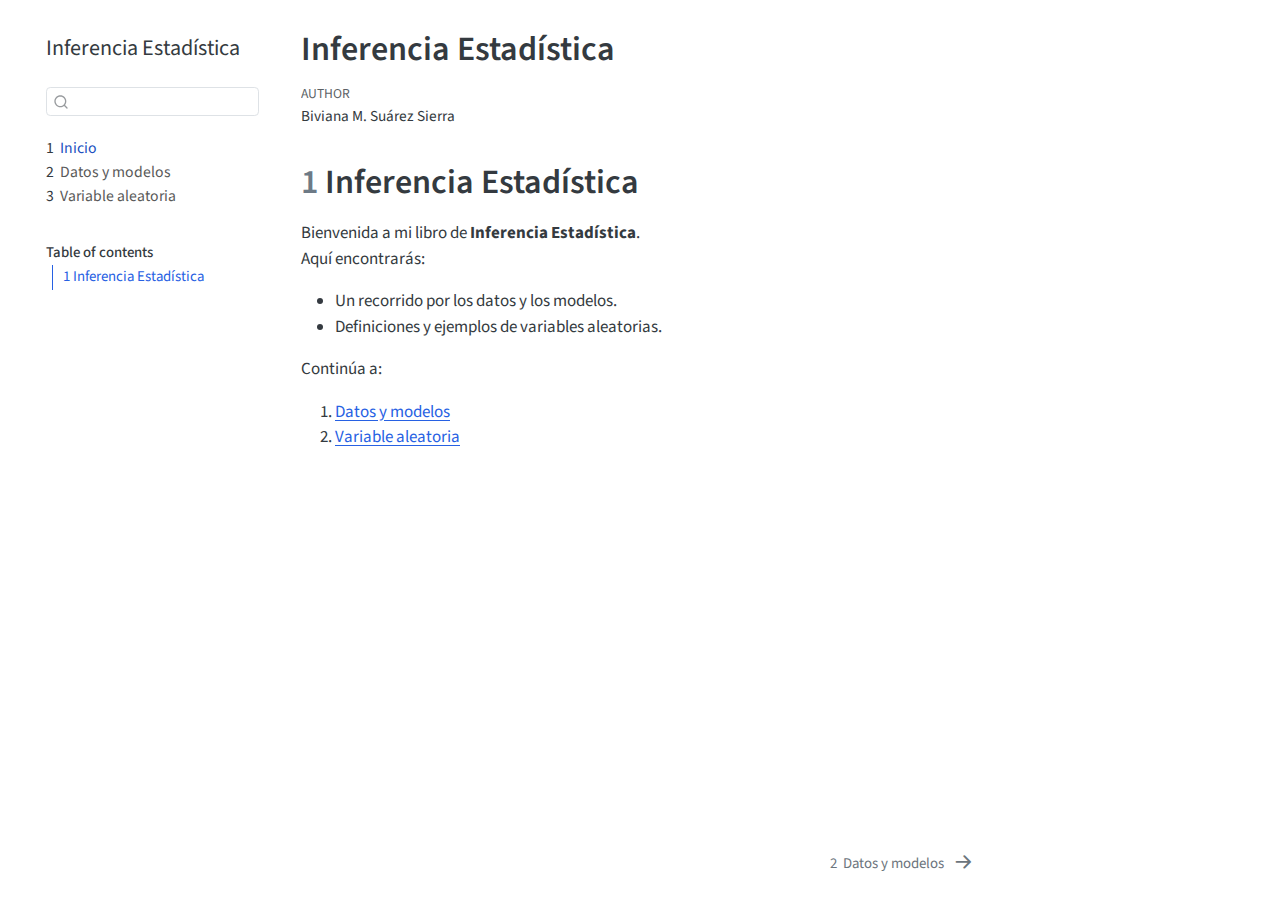
<file: _book/index.html>
<!DOCTYPE html>
<html xmlns="http://www.w3.org/1999/xhtml" lang="en" xml:lang="en"><head>

<meta charset="utf-8">
<meta name="generator" content="quarto-1.4.554">

<meta name="viewport" content="width=device-width, initial-scale=1.0, user-scalable=yes">

<meta name="author" content="Biviana M. Suárez Sierra">

<title>Inferencia Estadística</title>
<style>
code{white-space: pre-wrap;}
span.smallcaps{font-variant: small-caps;}
div.columns{display: flex; gap: min(4vw, 1.5em);}
div.column{flex: auto; overflow-x: auto;}
div.hanging-indent{margin-left: 1.5em; text-indent: -1.5em;}
ul.task-list{list-style: none;}
ul.task-list li input[type="checkbox"] {
  width: 0.8em;
  margin: 0 0.8em 0.2em -1em; /* quarto-specific, see https://github.com/quarto-dev/quarto-cli/issues/4556 */ 
  vertical-align: middle;
}
</style>


<script src="site_libs/quarto-nav/quarto-nav.js"></script>
<script src="site_libs/quarto-nav/headroom.min.js"></script>
<script src="site_libs/clipboard/clipboard.min.js"></script>
<script src="site_libs/quarto-search/autocomplete.umd.js"></script>
<script src="site_libs/quarto-search/fuse.min.js"></script>
<script src="site_libs/quarto-search/quarto-search.js"></script>
<meta name="quarto:offset" content="./">
<link href="./Datos y modelos.html" rel="next">
<script src="site_libs/quarto-html/quarto.js"></script>
<script src="site_libs/quarto-html/popper.min.js"></script>
<script src="site_libs/quarto-html/tippy.umd.min.js"></script>
<script src="site_libs/quarto-html/anchor.min.js"></script>
<link href="site_libs/quarto-html/tippy.css" rel="stylesheet">
<link href="site_libs/quarto-html/quarto-syntax-highlighting.css" rel="stylesheet" id="quarto-text-highlighting-styles">
<script src="site_libs/bootstrap/bootstrap.min.js"></script>
<link href="site_libs/bootstrap/bootstrap-icons.css" rel="stylesheet">
<link href="site_libs/bootstrap/bootstrap.min.css" rel="stylesheet" id="quarto-bootstrap" data-mode="light">
<script id="quarto-search-options" type="application/json">{
  "location": "sidebar",
  "copy-button": false,
  "collapse-after": 3,
  "panel-placement": "start",
  "type": "textbox",
  "limit": 50,
  "keyboard-shortcut": [
    "f",
    "/",
    "s"
  ],
  "show-item-context": false,
  "language": {
    "search-no-results-text": "No results",
    "search-matching-documents-text": "matching documents",
    "search-copy-link-title": "Copy link to search",
    "search-hide-matches-text": "Hide additional matches",
    "search-more-match-text": "more match in this document",
    "search-more-matches-text": "more matches in this document",
    "search-clear-button-title": "Clear",
    "search-text-placeholder": "",
    "search-detached-cancel-button-title": "Cancel",
    "search-submit-button-title": "Submit",
    "search-label": "Search"
  }
}</script>


</head>

<body class="nav-sidebar floating">

<div id="quarto-search-results"></div>
  <header id="quarto-header" class="headroom fixed-top">
  <nav class="quarto-secondary-nav">
    <div class="container-fluid d-flex">
      <button type="button" class="quarto-btn-toggle btn" data-bs-toggle="collapse" data-bs-target=".quarto-sidebar-collapse-item" aria-controls="quarto-sidebar" aria-expanded="false" aria-label="Toggle sidebar navigation" onclick="if (window.quartoToggleHeadroom) { window.quartoToggleHeadroom(); }">
        <i class="bi bi-layout-text-sidebar-reverse"></i>
      </button>
        <nav class="quarto-page-breadcrumbs" aria-label="breadcrumb"><ol class="breadcrumb"><li class="breadcrumb-item"><a href="./index.html"><span class="chapter-number">1</span>&nbsp; <span class="chapter-title">Inicio</span></a></li></ol></nav>
        <a class="flex-grow-1" role="button" data-bs-toggle="collapse" data-bs-target=".quarto-sidebar-collapse-item" aria-controls="quarto-sidebar" aria-expanded="false" aria-label="Toggle sidebar navigation" onclick="if (window.quartoToggleHeadroom) { window.quartoToggleHeadroom(); }">      
        </a>
      <button type="button" class="btn quarto-search-button" aria-label="" onclick="window.quartoOpenSearch();">
        <i class="bi bi-search"></i>
      </button>
    </div>
  </nav>
</header>
<!-- content -->
<div id="quarto-content" class="quarto-container page-columns page-rows-contents page-layout-article">
<!-- sidebar -->
  <nav id="quarto-sidebar" class="sidebar collapse collapse-horizontal quarto-sidebar-collapse-item sidebar-navigation floating overflow-auto">
    <div class="pt-lg-2 mt-2 text-left sidebar-header">
    <div class="sidebar-title mb-0 py-0">
      <a href="./">Inferencia Estadística</a> 
    </div>
      </div>
        <div class="mt-2 flex-shrink-0 align-items-center">
        <div class="sidebar-search">
        <div id="quarto-search" class="" title="Search"></div>
        </div>
        </div>
    <div class="sidebar-menu-container"> 
    <ul class="list-unstyled mt-1">
        <li class="sidebar-item">
  <div class="sidebar-item-container"> 
  <a href="./index.html" class="sidebar-item-text sidebar-link active">
 <span class="menu-text"><span class="chapter-number">1</span>&nbsp; <span class="chapter-title">Inicio</span></span></a>
  </div>
</li>
        <li class="sidebar-item">
  <div class="sidebar-item-container"> 
  <a href="./Datos y modelos.html" class="sidebar-item-text sidebar-link">
 <span class="menu-text"><span class="chapter-number">2</span>&nbsp; <span class="chapter-title">Datos y modelos</span></span></a>
  </div>
</li>
        <li class="sidebar-item">
  <div class="sidebar-item-container"> 
  <a href="./Variable aleatoria.html" class="sidebar-item-text sidebar-link">
 <span class="menu-text"><span class="chapter-number">3</span>&nbsp; <span class="chapter-title">Variable aleatoria</span></span></a>
  </div>
</li>
    </ul>
    </div>
    <nav id="TOC" role="doc-toc" class="toc-active">
    <h2 id="toc-title">Table of contents</h2>
   
  <ul>
  <li><a href="#inferencia-estadística" id="toc-inferencia-estadística" class="nav-link active" data-scroll-target="#inferencia-estadística"><span class="header-section-number">1</span> Inferencia Estadística</a></li>
  </ul>
</nav>
</nav>
<div id="quarto-sidebar-glass" class="quarto-sidebar-collapse-item" data-bs-toggle="collapse" data-bs-target=".quarto-sidebar-collapse-item"></div>
<!-- margin-sidebar -->
    <div id="quarto-margin-sidebar" class="sidebar margin-sidebar">
    </div>
<!-- main -->
<main class="content" id="quarto-document-content">

<header id="title-block-header" class="quarto-title-block default">
<div class="quarto-title">
<h1 class="title">Inferencia Estadística</h1>
</div>



<div class="quarto-title-meta">

    <div>
    <div class="quarto-title-meta-heading">Author</div>
    <div class="quarto-title-meta-contents">
             <p>Biviana M. Suárez Sierra </p>
          </div>
  </div>
    
  
    
  </div>
  


</header>


<section id="inferencia-estadística" class="level1" data-number="1">
<h1 data-number="1"><span class="header-section-number">1</span> Inferencia Estadística</h1>
<p>Bienvenida a mi libro de <strong>Inferencia Estadística</strong>.<br>
Aquí encontrarás:</p>
<ul>
<li>Un recorrido por los datos y los modelos.<br>
</li>
<li>Definiciones y ejemplos de variables aleatorias.</li>
</ul>
<p>Continúa a:</p>
<ol type="1">
<li><a href="./Datos y modelos.html">Datos y modelos</a><br>
</li>
<li><a href="./Variable aleatoria.html">Variable aleatoria</a></li>
</ol>


</section>

</main> <!-- /main -->
<script id="quarto-html-after-body" type="application/javascript">
window.document.addEventListener("DOMContentLoaded", function (event) {
  const toggleBodyColorMode = (bsSheetEl) => {
    const mode = bsSheetEl.getAttribute("data-mode");
    const bodyEl = window.document.querySelector("body");
    if (mode === "dark") {
      bodyEl.classList.add("quarto-dark");
      bodyEl.classList.remove("quarto-light");
    } else {
      bodyEl.classList.add("quarto-light");
      bodyEl.classList.remove("quarto-dark");
    }
  }
  const toggleBodyColorPrimary = () => {
    const bsSheetEl = window.document.querySelector("link#quarto-bootstrap");
    if (bsSheetEl) {
      toggleBodyColorMode(bsSheetEl);
    }
  }
  toggleBodyColorPrimary();  
  const icon = "";
  const anchorJS = new window.AnchorJS();
  anchorJS.options = {
    placement: 'right',
    icon: icon
  };
  anchorJS.add('.anchored');
  const isCodeAnnotation = (el) => {
    for (const clz of el.classList) {
      if (clz.startsWith('code-annotation-')) {                     
        return true;
      }
    }
    return false;
  }
  const clipboard = new window.ClipboardJS('.code-copy-button', {
    text: function(trigger) {
      const codeEl = trigger.previousElementSibling.cloneNode(true);
      for (const childEl of codeEl.children) {
        if (isCodeAnnotation(childEl)) {
          childEl.remove();
        }
      }
      return codeEl.innerText;
    }
  });
  clipboard.on('success', function(e) {
    // button target
    const button = e.trigger;
    // don't keep focus
    button.blur();
    // flash "checked"
    button.classList.add('code-copy-button-checked');
    var currentTitle = button.getAttribute("title");
    button.setAttribute("title", "Copied!");
    let tooltip;
    if (window.bootstrap) {
      button.setAttribute("data-bs-toggle", "tooltip");
      button.setAttribute("data-bs-placement", "left");
      button.setAttribute("data-bs-title", "Copied!");
      tooltip = new bootstrap.Tooltip(button, 
        { trigger: "manual", 
          customClass: "code-copy-button-tooltip",
          offset: [0, -8]});
      tooltip.show();    
    }
    setTimeout(function() {
      if (tooltip) {
        tooltip.hide();
        button.removeAttribute("data-bs-title");
        button.removeAttribute("data-bs-toggle");
        button.removeAttribute("data-bs-placement");
      }
      button.setAttribute("title", currentTitle);
      button.classList.remove('code-copy-button-checked');
    }, 1000);
    // clear code selection
    e.clearSelection();
  });
    var localhostRegex = new RegExp(/^(?:http|https):\/\/localhost\:?[0-9]*\//);
    var mailtoRegex = new RegExp(/^mailto:/);
      var filterRegex = new RegExp('/' + window.location.host + '/');
    var isInternal = (href) => {
        return filterRegex.test(href) || localhostRegex.test(href) || mailtoRegex.test(href);
    }
    // Inspect non-navigation links and adorn them if external
 	var links = window.document.querySelectorAll('a[href]:not(.nav-link):not(.navbar-brand):not(.toc-action):not(.sidebar-link):not(.sidebar-item-toggle):not(.pagination-link):not(.no-external):not([aria-hidden]):not(.dropdown-item):not(.quarto-navigation-tool)');
    for (var i=0; i<links.length; i++) {
      const link = links[i];
      if (!isInternal(link.href)) {
        // undo the damage that might have been done by quarto-nav.js in the case of
        // links that we want to consider external
        if (link.dataset.originalHref !== undefined) {
          link.href = link.dataset.originalHref;
        }
      }
    }
  function tippyHover(el, contentFn, onTriggerFn, onUntriggerFn) {
    const config = {
      allowHTML: true,
      maxWidth: 500,
      delay: 100,
      arrow: false,
      appendTo: function(el) {
          return el.parentElement;
      },
      interactive: true,
      interactiveBorder: 10,
      theme: 'quarto',
      placement: 'bottom-start',
    };
    if (contentFn) {
      config.content = contentFn;
    }
    if (onTriggerFn) {
      config.onTrigger = onTriggerFn;
    }
    if (onUntriggerFn) {
      config.onUntrigger = onUntriggerFn;
    }
    window.tippy(el, config); 
  }
  const noterefs = window.document.querySelectorAll('a[role="doc-noteref"]');
  for (var i=0; i<noterefs.length; i++) {
    const ref = noterefs[i];
    tippyHover(ref, function() {
      // use id or data attribute instead here
      let href = ref.getAttribute('data-footnote-href') || ref.getAttribute('href');
      try { href = new URL(href).hash; } catch {}
      const id = href.replace(/^#\/?/, "");
      const note = window.document.getElementById(id);
      if (note) {
        return note.innerHTML;
      } else {
        return "";
      }
    });
  }
  const xrefs = window.document.querySelectorAll('a.quarto-xref');
  const processXRef = (id, note) => {
    // Strip column container classes
    const stripColumnClz = (el) => {
      el.classList.remove("page-full", "page-columns");
      if (el.children) {
        for (const child of el.children) {
          stripColumnClz(child);
        }
      }
    }
    stripColumnClz(note)
    if (id === null || id.startsWith('sec-')) {
      // Special case sections, only their first couple elements
      const container = document.createElement("div");
      if (note.children && note.children.length > 2) {
        container.appendChild(note.children[0].cloneNode(true));
        for (let i = 1; i < note.children.length; i++) {
          const child = note.children[i];
          if (child.tagName === "P" && child.innerText === "") {
            continue;
          } else {
            container.appendChild(child.cloneNode(true));
            break;
          }
        }
        if (window.Quarto?.typesetMath) {
          window.Quarto.typesetMath(container);
        }
        return container.innerHTML
      } else {
        if (window.Quarto?.typesetMath) {
          window.Quarto.typesetMath(note);
        }
        return note.innerHTML;
      }
    } else {
      // Remove any anchor links if they are present
      const anchorLink = note.querySelector('a.anchorjs-link');
      if (anchorLink) {
        anchorLink.remove();
      }
      if (window.Quarto?.typesetMath) {
        window.Quarto.typesetMath(note);
      }
      // TODO in 1.5, we should make sure this works without a callout special case
      if (note.classList.contains("callout")) {
        return note.outerHTML;
      } else {
        return note.innerHTML;
      }
    }
  }
  for (var i=0; i<xrefs.length; i++) {
    const xref = xrefs[i];
    tippyHover(xref, undefined, function(instance) {
      instance.disable();
      let url = xref.getAttribute('href');
      let hash = undefined; 
      if (url.startsWith('#')) {
        hash = url;
      } else {
        try { hash = new URL(url).hash; } catch {}
      }
      if (hash) {
        const id = hash.replace(/^#\/?/, "");
        const note = window.document.getElementById(id);
        if (note !== null) {
          try {
            const html = processXRef(id, note.cloneNode(true));
            instance.setContent(html);
          } finally {
            instance.enable();
            instance.show();
          }
        } else {
          // See if we can fetch this
          fetch(url.split('#')[0])
          .then(res => res.text())
          .then(html => {
            const parser = new DOMParser();
            const htmlDoc = parser.parseFromString(html, "text/html");
            const note = htmlDoc.getElementById(id);
            if (note !== null) {
              const html = processXRef(id, note);
              instance.setContent(html);
            } 
          }).finally(() => {
            instance.enable();
            instance.show();
          });
        }
      } else {
        // See if we can fetch a full url (with no hash to target)
        // This is a special case and we should probably do some content thinning / targeting
        fetch(url)
        .then(res => res.text())
        .then(html => {
          const parser = new DOMParser();
          const htmlDoc = parser.parseFromString(html, "text/html");
          const note = htmlDoc.querySelector('main.content');
          if (note !== null) {
            // This should only happen for chapter cross references
            // (since there is no id in the URL)
            // remove the first header
            if (note.children.length > 0 && note.children[0].tagName === "HEADER") {
              note.children[0].remove();
            }
            const html = processXRef(null, note);
            instance.setContent(html);
          } 
        }).finally(() => {
          instance.enable();
          instance.show();
        });
      }
    }, function(instance) {
    });
  }
      let selectedAnnoteEl;
      const selectorForAnnotation = ( cell, annotation) => {
        let cellAttr = 'data-code-cell="' + cell + '"';
        let lineAttr = 'data-code-annotation="' +  annotation + '"';
        const selector = 'span[' + cellAttr + '][' + lineAttr + ']';
        return selector;
      }
      const selectCodeLines = (annoteEl) => {
        const doc = window.document;
        const targetCell = annoteEl.getAttribute("data-target-cell");
        const targetAnnotation = annoteEl.getAttribute("data-target-annotation");
        const annoteSpan = window.document.querySelector(selectorForAnnotation(targetCell, targetAnnotation));
        const lines = annoteSpan.getAttribute("data-code-lines").split(",");
        const lineIds = lines.map((line) => {
          return targetCell + "-" + line;
        })
        let top = null;
        let height = null;
        let parent = null;
        if (lineIds.length > 0) {
            //compute the position of the single el (top and bottom and make a div)
            const el = window.document.getElementById(lineIds[0]);
            top = el.offsetTop;
            height = el.offsetHeight;
            parent = el.parentElement.parentElement;
          if (lineIds.length > 1) {
            const lastEl = window.document.getElementById(lineIds[lineIds.length - 1]);
            const bottom = lastEl.offsetTop + lastEl.offsetHeight;
            height = bottom - top;
          }
          if (top !== null && height !== null && parent !== null) {
            // cook up a div (if necessary) and position it 
            let div = window.document.getElementById("code-annotation-line-highlight");
            if (div === null) {
              div = window.document.createElement("div");
              div.setAttribute("id", "code-annotation-line-highlight");
              div.style.position = 'absolute';
              parent.appendChild(div);
            }
            div.style.top = top - 2 + "px";
            div.style.height = height + 4 + "px";
            div.style.left = 0;
            let gutterDiv = window.document.getElementById("code-annotation-line-highlight-gutter");
            if (gutterDiv === null) {
              gutterDiv = window.document.createElement("div");
              gutterDiv.setAttribute("id", "code-annotation-line-highlight-gutter");
              gutterDiv.style.position = 'absolute';
              const codeCell = window.document.getElementById(targetCell);
              const gutter = codeCell.querySelector('.code-annotation-gutter');
              gutter.appendChild(gutterDiv);
            }
            gutterDiv.style.top = top - 2 + "px";
            gutterDiv.style.height = height + 4 + "px";
          }
          selectedAnnoteEl = annoteEl;
        }
      };
      const unselectCodeLines = () => {
        const elementsIds = ["code-annotation-line-highlight", "code-annotation-line-highlight-gutter"];
        elementsIds.forEach((elId) => {
          const div = window.document.getElementById(elId);
          if (div) {
            div.remove();
          }
        });
        selectedAnnoteEl = undefined;
      };
        // Handle positioning of the toggle
    window.addEventListener(
      "resize",
      throttle(() => {
        elRect = undefined;
        if (selectedAnnoteEl) {
          selectCodeLines(selectedAnnoteEl);
        }
      }, 10)
    );
    function throttle(fn, ms) {
    let throttle = false;
    let timer;
      return (...args) => {
        if(!throttle) { // first call gets through
            fn.apply(this, args);
            throttle = true;
        } else { // all the others get throttled
            if(timer) clearTimeout(timer); // cancel #2
            timer = setTimeout(() => {
              fn.apply(this, args);
              timer = throttle = false;
            }, ms);
        }
      };
    }
      // Attach click handler to the DT
      const annoteDls = window.document.querySelectorAll('dt[data-target-cell]');
      for (const annoteDlNode of annoteDls) {
        annoteDlNode.addEventListener('click', (event) => {
          const clickedEl = event.target;
          if (clickedEl !== selectedAnnoteEl) {
            unselectCodeLines();
            const activeEl = window.document.querySelector('dt[data-target-cell].code-annotation-active');
            if (activeEl) {
              activeEl.classList.remove('code-annotation-active');
            }
            selectCodeLines(clickedEl);
            clickedEl.classList.add('code-annotation-active');
          } else {
            // Unselect the line
            unselectCodeLines();
            clickedEl.classList.remove('code-annotation-active');
          }
        });
      }
  const findCites = (el) => {
    const parentEl = el.parentElement;
    if (parentEl) {
      const cites = parentEl.dataset.cites;
      if (cites) {
        return {
          el,
          cites: cites.split(' ')
        };
      } else {
        return findCites(el.parentElement)
      }
    } else {
      return undefined;
    }
  };
  var bibliorefs = window.document.querySelectorAll('a[role="doc-biblioref"]');
  for (var i=0; i<bibliorefs.length; i++) {
    const ref = bibliorefs[i];
    const citeInfo = findCites(ref);
    if (citeInfo) {
      tippyHover(citeInfo.el, function() {
        var popup = window.document.createElement('div');
        citeInfo.cites.forEach(function(cite) {
          var citeDiv = window.document.createElement('div');
          citeDiv.classList.add('hanging-indent');
          citeDiv.classList.add('csl-entry');
          var biblioDiv = window.document.getElementById('ref-' + cite);
          if (biblioDiv) {
            citeDiv.innerHTML = biblioDiv.innerHTML;
          }
          popup.appendChild(citeDiv);
        });
        return popup.innerHTML;
      });
    }
  }
});
</script>
<nav class="page-navigation">
  <div class="nav-page nav-page-previous">
  </div>
  <div class="nav-page nav-page-next">
      <a href="./Datos y modelos.html" class="pagination-link" aria-label="Datos y modelos">
        <span class="nav-page-text"><span class="chapter-number">2</span>&nbsp; <span class="chapter-title">Datos y modelos</span></span> <i class="bi bi-arrow-right-short"></i>
      </a>
  </div>
</nav>
</div> <!-- /content -->




</body></html>
</file>
<file: _book/site_libs/quarto-html/tippy.css>
.tippy-box[data-animation=fade][data-state=hidden]{opacity:0}[data-tippy-root]{max-width:calc(100vw - 10px)}.tippy-box{position:relative;background-color:#333;color:#fff;border-radius:4px;font-size:14px;line-height:1.4;white-space:normal;outline:0;transition-property:transform,visibility,opacity}.tippy-box[data-placement^=top]>.tippy-arrow{bottom:0}.tippy-box[data-placement^=top]>.tippy-arrow:before{bottom:-7px;left:0;border-width:8px 8px 0;border-top-color:initial;transform-origin:center top}.tippy-box[data-placement^=bottom]>.tippy-arrow{top:0}.tippy-box[data-placement^=bottom]>.tippy-arrow:before{top:-7px;left:0;border-width:0 8px 8px;border-bottom-color:initial;transform-origin:center bottom}.tippy-box[data-placement^=left]>.tippy-arrow{right:0}.tippy-box[data-placement^=left]>.tippy-arrow:before{border-width:8px 0 8px 8px;border-left-color:initial;right:-7px;transform-origin:center left}.tippy-box[data-placement^=right]>.tippy-arrow{left:0}.tippy-box[data-placement^=right]>.tippy-arrow:before{left:-7px;border-width:8px 8px 8px 0;border-right-color:initial;transform-origin:center right}.tippy-box[data-inertia][data-state=visible]{transition-timing-function:cubic-bezier(.54,1.5,.38,1.11)}.tippy-arrow{width:16px;height:16px;color:#333}.tippy-arrow:before{content:"";position:absolute;border-color:transparent;border-style:solid}.tippy-content{position:relative;padding:5px 9px;z-index:1}
</file>
<file: _book/site_libs/quarto-html/quarto-syntax-highlighting.css>
/* quarto syntax highlight colors */
:root {
  --quarto-hl-ot-color: #003B4F;
  --quarto-hl-at-color: #657422;
  --quarto-hl-ss-color: #20794D;
  --quarto-hl-an-color: #5E5E5E;
  --quarto-hl-fu-color: #4758AB;
  --quarto-hl-st-color: #20794D;
  --quarto-hl-cf-color: #003B4F;
  --quarto-hl-op-color: #5E5E5E;
  --quarto-hl-er-color: #AD0000;
  --quarto-hl-bn-color: #AD0000;
  --quarto-hl-al-color: #AD0000;
  --quarto-hl-va-color: #111111;
  --quarto-hl-bu-color: inherit;
  --quarto-hl-ex-color: inherit;
  --quarto-hl-pp-color: #AD0000;
  --quarto-hl-in-color: #5E5E5E;
  --quarto-hl-vs-color: #20794D;
  --quarto-hl-wa-color: #5E5E5E;
  --quarto-hl-do-color: #5E5E5E;
  --quarto-hl-im-color: #00769E;
  --quarto-hl-ch-color: #20794D;
  --quarto-hl-dt-color: #AD0000;
  --quarto-hl-fl-color: #AD0000;
  --quarto-hl-co-color: #5E5E5E;
  --quarto-hl-cv-color: #5E5E5E;
  --quarto-hl-cn-color: #8f5902;
  --quarto-hl-sc-color: #5E5E5E;
  --quarto-hl-dv-color: #AD0000;
  --quarto-hl-kw-color: #003B4F;
}

/* other quarto variables */
:root {
  --quarto-font-monospace: SFMono-Regular, Menlo, Monaco, Consolas, "Liberation Mono", "Courier New", monospace;
}

pre > code.sourceCode > span {
  color: #003B4F;
}

code span {
  color: #003B4F;
}

code.sourceCode > span {
  color: #003B4F;
}

div.sourceCode,
div.sourceCode pre.sourceCode {
  color: #003B4F;
}

code span.ot {
  color: #003B4F;
  font-style: inherit;
}

code span.at {
  color: #657422;
  font-style: inherit;
}

code span.ss {
  color: #20794D;
  font-style: inherit;
}

code span.an {
  color: #5E5E5E;
  font-style: inherit;
}

code span.fu {
  color: #4758AB;
  font-style: inherit;
}

code span.st {
  color: #20794D;
  font-style: inherit;
}

code span.cf {
  color: #003B4F;
  font-style: inherit;
}

code span.op {
  color: #5E5E5E;
  font-style: inherit;
}

code span.er {
  color: #AD0000;
  font-style: inherit;
}

code span.bn {
  color: #AD0000;
  font-style: inherit;
}

code span.al {
  color: #AD0000;
  font-style: inherit;
}

code span.va {
  color: #111111;
  font-style: inherit;
}

code span.bu {
  font-style: inherit;
}

code span.ex {
  font-style: inherit;
}

code span.pp {
  color: #AD0000;
  font-style: inherit;
}

code span.in {
  color: #5E5E5E;
  font-style: inherit;
}

code span.vs {
  color: #20794D;
  font-style: inherit;
}

code span.wa {
  color: #5E5E5E;
  font-style: italic;
}

code span.do {
  color: #5E5E5E;
  font-style: italic;
}

code span.im {
  color: #00769E;
  font-style: inherit;
}

code span.ch {
  color: #20794D;
  font-style: inherit;
}

code span.dt {
  color: #AD0000;
  font-style: inherit;
}

code span.fl {
  color: #AD0000;
  font-style: inherit;
}

code span.co {
  color: #5E5E5E;
  font-style: inherit;
}

code span.cv {
  color: #5E5E5E;
  font-style: italic;
}

code span.cn {
  color: #8f5902;
  font-style: inherit;
}

code span.sc {
  color: #5E5E5E;
  font-style: inherit;
}

code span.dv {
  color: #AD0000;
  font-style: inherit;
}

code span.kw {
  color: #003B4F;
  font-style: inherit;
}

.prevent-inlining {
  content: "</";
}

/*# sourceMappingURL=debc5d5d77c3f9108843748ff7464032.css.map */
</file>
